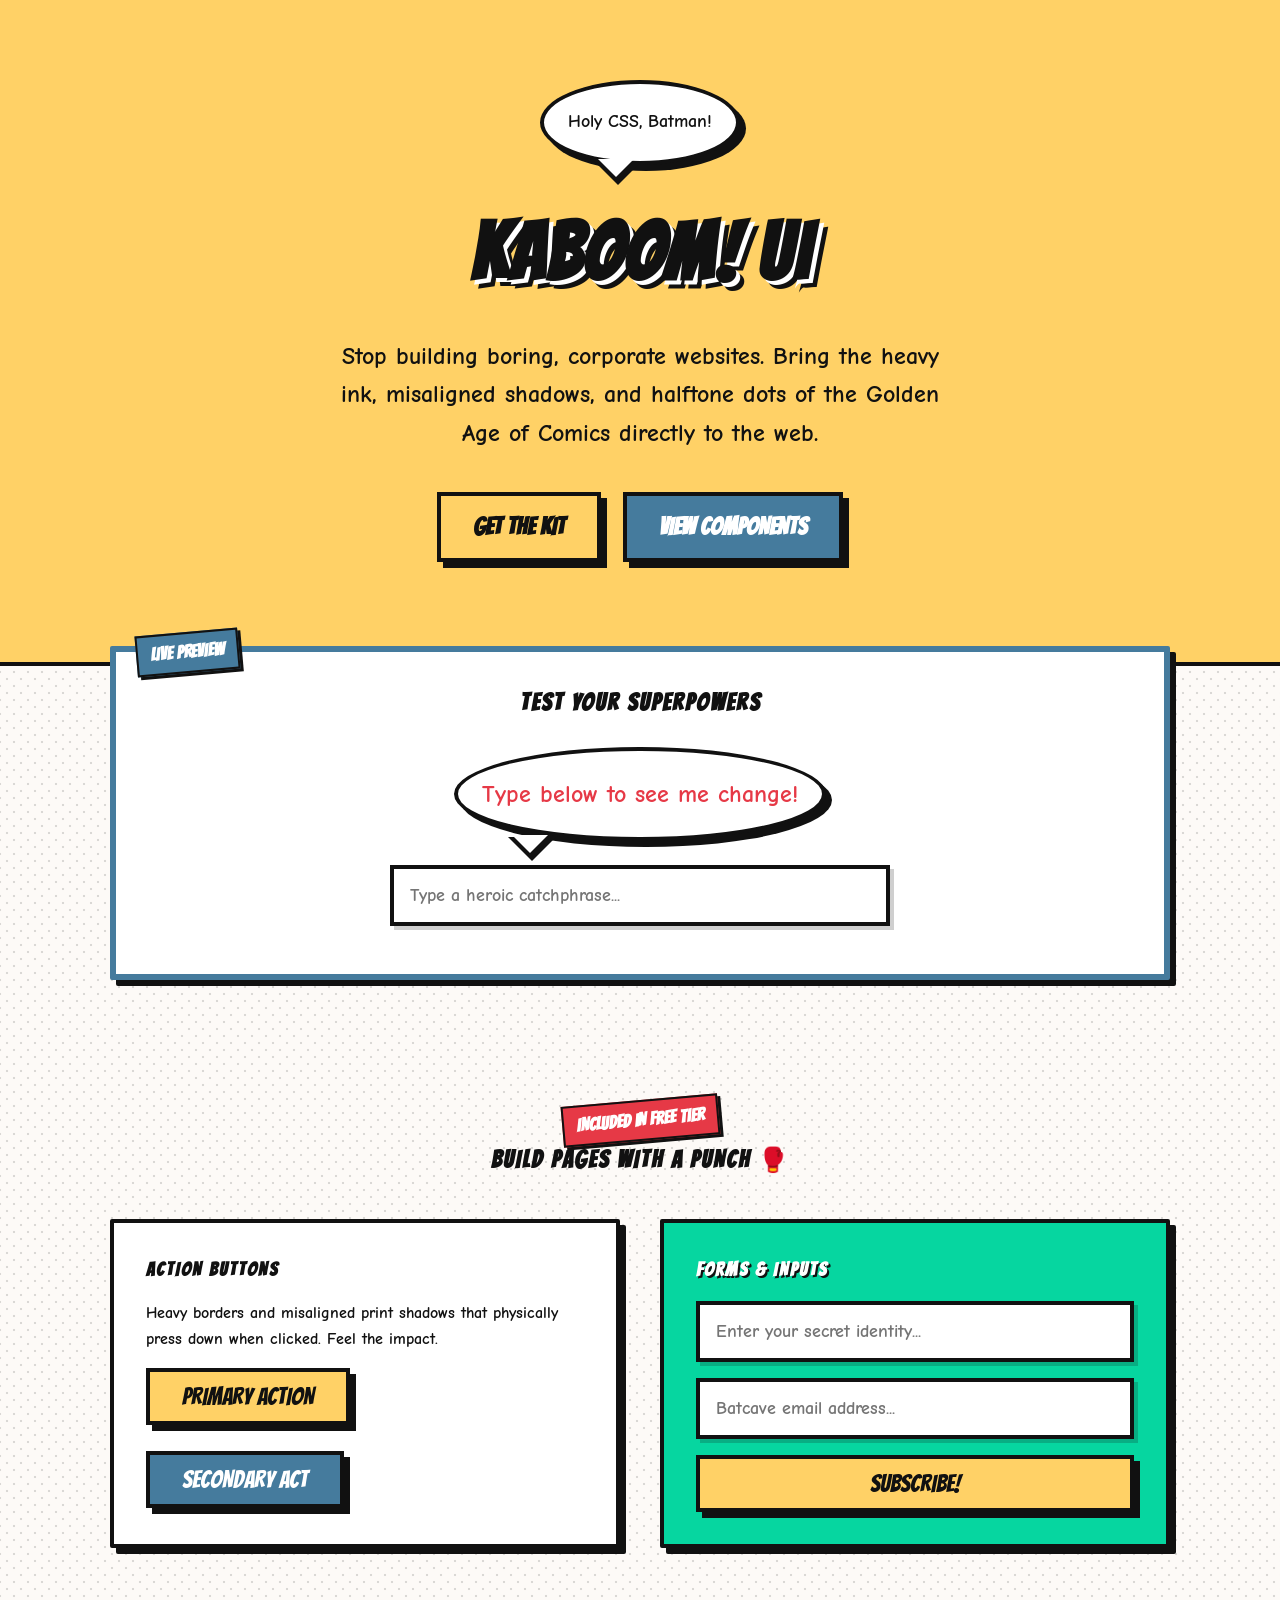
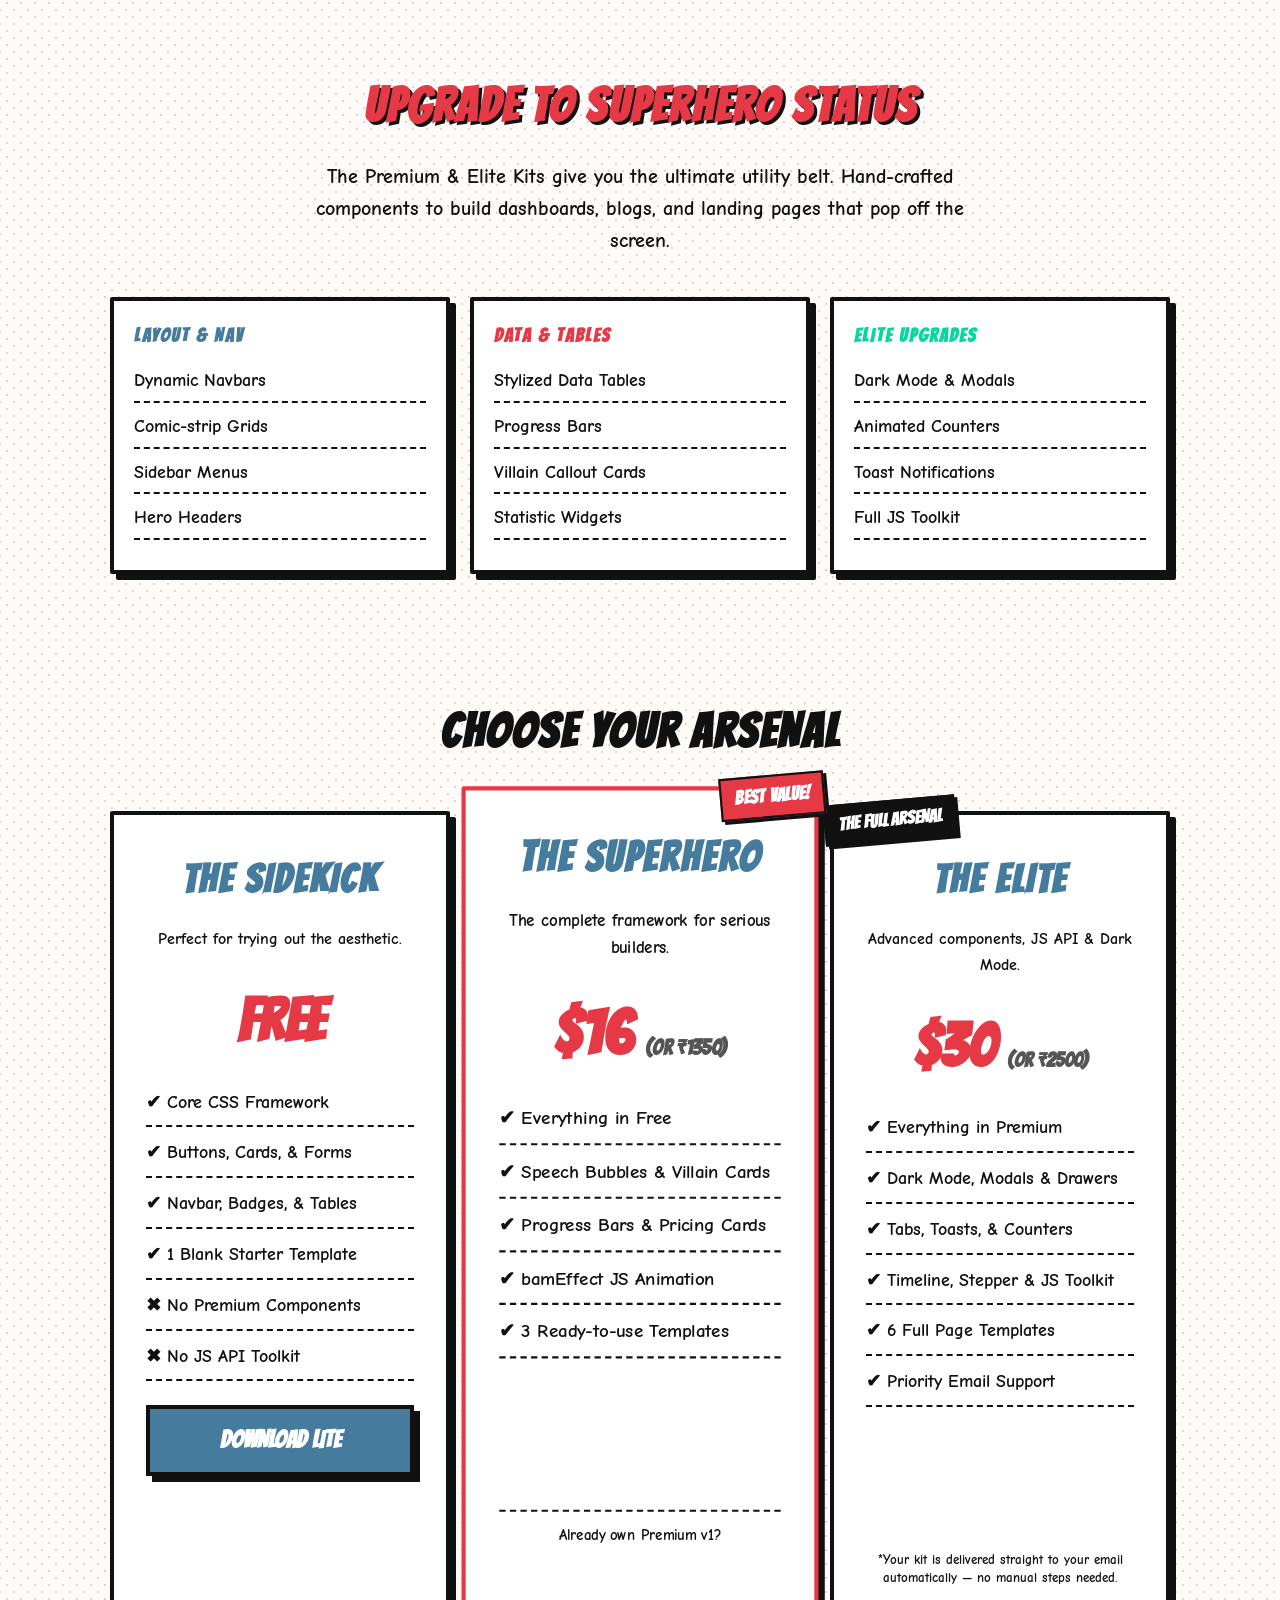
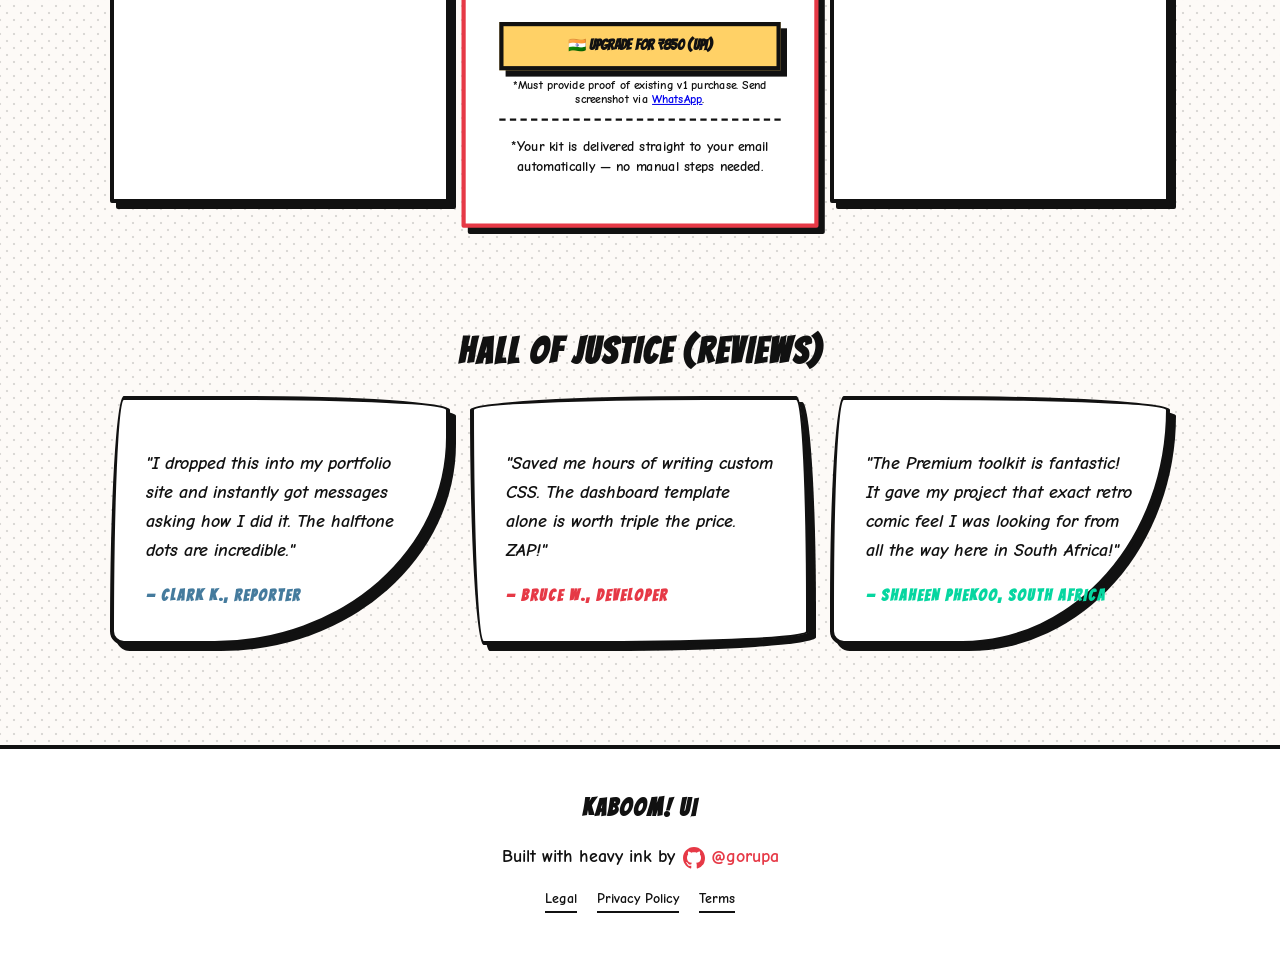
<file: index.html>
<!DOCTYPE html>
<html lang="en">
<head>
    <meta charset="UTF-8">
    <meta name="viewport" content="width=device-width, initial-scale=1.0">
    <title>KABOOM! UI - Retro Comic CSS Framework</title>
    <link rel="icon" type="image/png" sizes="32x32" href="favicon-32x32.png">
    <link rel="stylesheet" href="css/comic-ui.css">
    <style>
        /* Center Razorpay payment-button iframes to match PayPal smart buttons */
        .k-razorpay-wrap { display: flex; justify-content: center; margin-bottom: 8px; min-height: 48px; }
        .k-razorpay-wrap form { display: flex; justify-content: center; width: 100%; }
    </style>
</head>
<body class="k-halftone">

    <header class="hero">
        <div class="k-speech-bubble">Holy CSS, Batman!</div>
        <h1>KABOOM! UI</h1>
        <p>Stop building boring, corporate websites. Bring the heavy ink, misaligned shadows, and halftone dots of the Golden Age of Comics directly to the web.</p>
        <a href="#pricing" class="k-btn">Get the Kit</a>
        <a href="#components" class="k-btn blue" style="margin-left: 16px;">View Components</a>
    </header>

    <div class="container" style="margin-top: -60px; position: relative; z-index: 10;">
        <div class="k-card" style="text-align: center; border-color: var(--k-blue); border-width: 6px;">
            <div class="k-badge" style="background: var(--k-blue); top: -20px; position: absolute; left: 20px;">LIVE PREVIEW</div>
            <h2 style="margin-bottom: 24px;">Test Your Superpowers</h2>
            
            <div style="max-width: 500px; margin: 0 auto;">
                <div class="k-speech-bubble" id="live-bubble" style="font-size: 24px; color: var(--k-red); transition: all 0.1s;">
                    Type below to see me change!
                </div>
                <input type="text" class="k-input" id="live-input" placeholder="Type a heroic catchphrase..." oninput="updateBubble()">
            </div>
        </div>
    </div>

    <div class="container" id="components">
        <div style="text-align: center; margin-bottom: 40px; margin-top: 40px;">
            <div class="k-badge">Included in Free Tier</div>
            <h2>Build Pages With a PUNCH 🥊</h2>
        </div>

        <div class="grid-2">
            <div class="k-card">
                <h3>Action Buttons</h3>
                <p>Heavy borders and misaligned print shadows that physically press down when clicked. Feel the impact.</p>
                <button class="k-btn" onclick="bamEffect()">Primary Action</button>
                <br><br>
                <button class="k-btn blue">Secondary Act</button>
            </div>

            <div class="k-card" style="background-color: var(--k-green);">
                <h3 style="color: #FFF; text-shadow: 2px 2px 0px var(--k-ink);">Forms & Inputs</h3>
                <input type="text" class="k-input" placeholder="Enter your secret identity...">
                <input type="email" class="k-input" placeholder="Batcave email address...">
                <button class="k-btn full">Subscribe!</button>
            </div>
        </div>
    </div>

    <div class="container" style="text-align: center; margin-top: 40px;">
        <h2 style="font-size: 48px; color: var(--k-red); text-shadow: 3px 3px 0px var(--k-ink);">Upgrade to Superhero Status</h2>
        <p style="font-size: 20px; max-width: 700px; margin: 0 auto 40px auto;">The Premium & Elite Kits give you the ultimate utility belt. Hand-crafted components to build dashboards, blogs, and landing pages that pop off the screen.</p>
        
        <div class="grid-3" style="text-align: left;">
            <div class="k-card" style="padding: 20px;">
                <h3 style="color: var(--k-blue);">Layout & Nav</h3>
                <ul class="feature-list">
                    <li>Dynamic Navbars</li>
                    <li>Comic-strip Grids</li>
                    <li>Sidebar Menus</li>
                    <li>Hero Headers</li>
                </ul>
            </div>
            <div class="k-card" style="padding: 20px;">
                <h3 style="color: var(--k-red);">Data & Tables</h3>
                <ul class="feature-list">
                    <li>Stylized Data Tables</li>
                    <li>Progress Bars</li>
                    <li>Villain Callout Cards</li>
                    <li>Statistic Widgets</li>
                </ul>
            </div>
            <div class="k-card" style="padding: 20px;">
                <h3 style="color: var(--k-green);">Elite Upgrades</h3>
                <ul class="feature-list">
                    <li>Dark Mode & Modals</li>
                    <li>Animated Counters</li>
                    <li>Toast Notifications</li>
                    <li>Full JS Toolkit</li>
                </ul>
            </div>
        </div>
    </div>

    <div class="container" id="pricing">
        <h2 style="text-align: center; font-size: 48px; margin-top: 40px;">Choose Your Arsenal</h2>
        
        <div class="grid-3" style="max-width: 1100px; margin: 40px auto;">
            
            <!-- FREE TIER -->
            <div class="k-card pricing-card">
                <h2>The Sidekick</h2>
                <p>Perfect for trying out the aesthetic.</p>
                <div class="price">FREE</div>
                <ul style="margin-bottom: 24px;">
                    <li>✔ Core CSS Framework</li>
                    <li>✔ Buttons, Cards, & Forms</li>
                    <li>✔ Navbar, Badges, & Tables</li>
                    <li>✔ 1 Blank Starter Template</li>
                    <li>✖ No Premium Components</li>
                    <li>✖ No JS API Toolkit</li>
                </ul>
                <a href="https://github.com/Gorupa/kaboom-ui-kit" target="_blank" class="k-btn blue full" style="text-decoration: none;">Download Lite</a>
            </div>

            <!-- PREMIUM TIER -->
            <div class="k-card pricing-card" style="transform: scale(1.05); border-color: var(--k-red); z-index: 2;">
                <div class="k-badge" style="position: absolute; top: -15px; right: -10px;">BEST VALUE!</div>
                <h2>The Superhero</h2>
                <p>The complete framework for serious builders.</p>
                <div class="price">$16 <span style="font-size: 20px; color: #555;">(or ₹1350)</span></div>
                <ul style="margin-bottom: 24px;">
                    <li>✔ Everything in Free</li>
                    <li>✔ Speech Bubbles & Villain Cards</li>
                    <li>✔ Progress Bars & Pricing Cards</li>
                    <li>✔ bamEffect JS Animation</li>
                    <li>✔ 3 Ready-to-use Templates</li>
                </ul>
                
                <!-- PayPal Smart Button Container for Premium -->
                <div id="paypal-button-premium" style="margin-bottom: 8px; position: relative; z-index: 10; min-height: 48px;"></div>
                
                <!-- Razorpay Payment Button for Premium (Superhero) -->
                <div class="k-razorpay-wrap">
                    <form>
                        <script src="https://checkout.razorpay.com/v1/payment-button.js" data-payment_button_id="pl_T7gKF5muslKIgS" async></script>
                    </form>
                </div>
                
                <!-- UPGRADE OPTION FOR EXISTING USERS -->
                <div style="border-top: 2px dashed var(--k-ink); border-bottom: 2px dashed var(--k-ink); margin: 16px 0; padding: 12px 0;">
                    <p style="font-size: 14px; font-weight: bold; margin: 0 0 8px 0; color: var(--k-ink);">Already own Premium v1?</p>
                    
                    <!-- PayPal Smart Button Container for Upgrade -->
                    <div id="paypal-button-upgrade" style="margin-bottom: 8px; position: relative; z-index: 10; min-height: 48px;"></div>
                    
                    <a href="upi://pay?pa=gauravkalal@ybl&pn=Gaurav&cu=INR&am=850&tn=KABOOM%20UI%20Premium%20V2%20Upgrade" class="k-btn full" style="text-decoration: none; display: inline-block; font-size: 14px; padding: 8px; margin-top: 6px;">🇮🇳 Upgrade for ₹850 (UPI)</a>
                    <p style="font-size: 11px; margin: 8px 0 0 0; line-height: 1.2;">*Must provide proof of existing v1 purchase. Send screenshot via <a href="https://wa.me/917339992788" target="_blank">WhatsApp</a>.</p>
                </div>

                <p style="font-size: 13px; margin-top: 16px; color: var(--k-ink); font-weight: bold; line-height: 1.4;">*Your kit is delivered straight to your email automatically — no manual steps needed.</p>
            </div>

            <!-- ELITE TIER -->
            <div class="k-card pricing-card" style="border-color: var(--k-ink);">
                <div class="k-badge" style="position: absolute; top: -15px; left: -10px; background: var(--k-ink); color: var(--k-white);">THE FULL ARSENAL</div>
                <h2>The Elite</h2>
                <p>Advanced components, JS API & Dark Mode.</p>
                <div class="price">$30 <span style="font-size: 20px; color: #555;">(or ₹2500)</span></div>
                <ul style="margin-bottom: 24px;">
                    <li>✔ Everything in Premium</li>
                    <li>✔ Dark Mode, Modals & Drawers</li>
                    <li>✔ Tabs, Toasts, & Counters</li>
                    <li>✔ Timeline, Stepper & JS Toolkit</li>
                    <li>✔ 6 Full Page Templates</li>
                    <li>✔ Priority Email Support</li>
                </ul>
                
                <!-- PayPal Smart Button Container for Elite -->
                <div id="paypal-button-elite" style="margin-bottom: 8px; position: relative; z-index: 10; min-height: 48px;"></div>

                <!-- Razorpay Payment Button for Elite -->
                <div class="k-razorpay-wrap">
                    <form>
                        <script src="https://checkout.razorpay.com/v1/payment-button.js" data-payment_button_id="pl_T7gM1nO4DNGAXz" async></script>
                    </form>
                </div>

                <p style="font-size: 13px; margin-top: 16px; color: var(--k-ink); font-weight: bold; line-height: 1.4;">*Your kit is delivered straight to your email automatically — no manual steps needed.</p>
            </div>
            
        </div>
    </div>

    <div class="container" style="text-align: center; margin-bottom: 60px;">
        <h2 style="font-size: 36px;">Hall of Justice (Reviews)</h2>
        <div class="grid-3" style="max-width: 1100px; margin: 0 auto; text-align: left;">
            <div class="k-card" style="border-radius: 15px 225px 255px 15px/255px 15px 225px 15px;">
                <p style="font-size: 18px; font-style: italic;">"I dropped this into my portfolio site and instantly got messages asking how I did it. The halftone dots are incredible."</p>
                <h4 style="margin: 0; color: var(--k-blue);">— Clark K., Reporter</h4>
            </div>
            <div class="k-card" style="border-radius: 255px 15px 225px 15px/15px 225px 15px 255px;">
                <p style="font-size: 18px; font-style: italic;">"Saved me hours of writing custom CSS. The dashboard template alone is worth triple the price. ZAP!"</p>
                <h4 style="margin: 0; color: var(--k-red);">— Bruce W., Developer</h4>
            </div>
            <div class="k-card" style="border-radius: 15px 255px 225px 15px/225px 15px 255px 15px;">
                <p style="font-size: 18px; font-style: italic;">"The Premium toolkit is fantastic! It gave my project that exact retro comic feel I was looking for from all the way here in South Africa!"</p>
                <h4 style="margin: 0; color: var(--k-green);">— Shaheen Phekoo, South Africa</h4>
            </div>
        </div>
    </div>

    <footer style="text-align: center; padding: 40px; border-top: var(--k-stroke); background: #FFF;">
        <h2>KABOOM! UI</h2>
        <p style="display: flex; align-items: center; justify-content: center; gap: 8px; font-size: 18px; margin: 0;">
            Built with heavy ink by 
            <a href="https://github.com/gorupa" target="_blank" style="color: var(--k-red); display: flex; align-items: center; gap: 6px; text-decoration: none; font-weight: 700;">
                <svg height="22" width="22" viewBox="0 0 16 16" fill="currentColor"><path d="M8 0C3.58 0 0 3.58 0 8c0 3.54 2.29 6.53 5.47 7.59.4.07.55-.17.55-.38 0-.19-.01-.82-.01-1.49-2.01.37-2.53-.49-2.69-.94-.09-.23-.48-.94-.82-1.13-.28-.15-.68-.52-.01-.53.63-.01 1.08.58 1.23.82.72 1.21 1.87.87 2.33.66.07-.52.28-.87.51-1.07-1.78-.2-3.64-.89-3.64-3.95 0-.87.31-1.59.82-2.15-.08-.2-.36-1.02.08-2.12 0 0 .67-.21 2.2.82.64-.18 1.32-.27 2-.27.68 0 1.36.09 2 .27 1.53-1.04 2.2-.82 2.2-.82.44 1.1.16 1.92.08 2.12.51.56.82 1.27.82 2.15 0 3.07-1.87 3.75-3.65 3.95.29.25.54.73.54 1.48 0 1.07-.01 1.93-.01 2.2 0 .21.15.46.55.38A8.013 8.013 0 0016 8c0-4.42-3.58-8-8-8z"></path></svg>
                @gorupa
            </a>
        </p>
        <div style="margin-top: 16px; font-size: 14px; display: flex; justify-content: center; gap: 20px; font-weight: bold;">
            <a href="https://gorupa.github.io/Raghav-Communication/legal.html" target="_blank" style="color: var(--k-ink); text-decoration: none; border-bottom: 2px solid var(--k-ink);">Legal</a>
            <a href="https://gorupa.github.io/Raghav-Communication/legal.html#privacy" target="_blank" style="color: var(--k-ink); text-decoration: none; border-bottom: 2px solid var(--k-ink);">Privacy Policy</a>
            <a href="https://gorupa.github.io/Raghav-Communication/legal.html#terms" target="_blank" style="color: var(--k-ink); text-decoration: none; border-bottom: 2px solid var(--k-ink);">Terms</a>
        </div>
    </footer>

    <!-- Official PayPal SDK using your specific Client ID -->
    <script src="https://www.paypal.com/sdk/js?client-id=AWR-vD0rPDrCeN2gfGlN7OfKljkuZ9ra2S-TKObohBorjN1pyriZ83zGp-oXcGj8VxHN53FKFpbAvOgq&currency=USD"></script>
    <script src="js/script.js"></script>
</body>
</html>
</file>
<file: css/comic-ui.css>
@import url('https://fonts.googleapis.com/css2?family=Bangers&family=Comic+Neue:wght@400;700&display=swap');

:root {
    --k-paper: #FDFBF7;      
    --k-ink: #111111;        
    --k-red: #E63946;        
    --k-yellow: #FFD166;     
    --k-blue: #457B9D;       
    --k-green: #06D6A0;      
    --k-white: #FFFFFF;
    
    --k-stroke: 4px solid var(--k-ink);
    --k-shadow: 6px 6px 0px var(--k-ink);
    --k-shadow-hover: 2px 2px 0px var(--k-ink);
}

* { box-sizing: border-box; }

body {
    margin: 0;
    background-color: var(--k-paper);
    color: var(--k-ink);
    font-family: 'Comic Neue', cursive;
    font-weight: 700;
    line-height: 1.6;
    overflow-x: hidden;
}

h1, h2, h3, h4 {
    font-family: 'Bangers', cursive;
    letter-spacing: 2px;
    margin: 0 0 16px 0;
    text-transform: uppercase;
}

.k-halftone {
    background-image: radial-gradient(var(--k-ink) 15%, transparent 16%), radial-gradient(var(--k-ink) 15%, transparent 16%);
    background-size: 14px 14px;
    background-position: 0 0, 7px 7px;
    position: relative;
    z-index: 1;
}
.k-halftone::before {
    content: ''; position: absolute; top: 0; left: 0; right: 0; bottom: 0;
    background: var(--k-paper); opacity: 0.85; z-index: -1;
}

.k-card {
    background-color: var(--k-white);
    border: var(--k-stroke);
    box-shadow: var(--k-shadow);
    padding: 32px;
    border-radius: 2px;
    position: relative;
    transition: transform 0.2s ease, box-shadow 0.2s ease;
}

.k-btn {
    display: inline-block;
    background-color: var(--k-yellow);
    color: var(--k-ink);
    border: var(--k-stroke);
    box-shadow: var(--k-shadow);
    padding: 12px 32px;
    font-family: 'Bangers', cursive;
    font-size: 24px;
    text-decoration: none;
    text-transform: uppercase;
    cursor: pointer;
    transition: all 0.1s ease;
}
.k-btn:hover { background-color: var(--k-red); color: var(--k-white); }
.k-btn:active { transform: translate(4px, 4px); box-shadow: var(--k-shadow-hover); }
.k-btn.blue { background-color: var(--k-blue); color: var(--k-white); }
.k-btn.blue:hover { background-color: var(--k-ink); }
.k-btn.full { width: 100%; text-align: center; }

.k-speech-bubble {
    position: relative;
    background: var(--k-white);
    border: var(--k-stroke);
    padding: 24px;
    border-radius: 50%;
    text-align: center;
    box-shadow: var(--k-shadow);
    font-size: 18px;
    display: inline-block;
    margin-bottom: 24px;
}
/* FIXED: Changed invalid 'display' to 'transparent' in border-color */
.k-speech-bubble::after {
    content: ''; position: absolute; bottom: -24px; left: 50px;
    border-width: 24px 24px 0; border-style: solid;
    border-color: var(--k-ink) transparent transparent transparent; display: block; width: 0;
}
.k-speech-bubble::before {
    content: ''; position: absolute; bottom: -16px; left: 54px;
    border-width: 18px 18px 0; border-style: solid;
    border-color: var(--k-white) transparent transparent transparent; display: block; width: 0; z-index: 1;
}

.k-input {
    width: 100%;
    padding: 16px;
    background-color: var(--k-white);
    border: var(--k-stroke);
    box-shadow: 4px 4px 0px rgba(17, 17, 17, 0.2);
    font-family: 'Comic Neue', cursive;
    font-size: 18px;
    font-weight: 700;
    outline: none;
    transition: box-shadow 0.2s, background-color 0.2s;
    margin-bottom: 16px;
}
.k-input:focus { box-shadow: var(--k-shadow); background-color: rgba(255, 209, 102, 0.1); }

.k-badge {
    background: var(--k-red); color: var(--k-white); font-family: 'Bangers', cursive;
    padding: 4px 12px; font-size: 18px; border: 2px solid var(--k-ink);
    transform: rotate(-5deg); display: inline-block; box-shadow: 3px 3px 0px var(--k-ink);
}

.container { max-width: 1100px; margin: 0 auto; padding: 40px 20px; }
header.hero { text-align: center; padding: 80px 20px 100px 20px; border-bottom: var(--k-stroke); background-color: var(--k-yellow); }
.hero h1 { font-size: 80px; margin-bottom: 0; text-shadow: 4px 4px 0px var(--k-white), 8px 8px 0px var(--k-ink); }
.hero p { font-size: 24px; max-width: 600px; margin: 20px auto 40px auto; }

.grid-2 { display: grid; grid-template-columns: 1fr 1fr; gap: 40px; }
.grid-3 { display: grid; grid-template-columns: repeat(3, 1fr); gap: 20px; }
.feature-list { list-style: none; padding: 0; margin: 0; font-size: 18px; }
.feature-list li { margin-bottom: 10px; border-bottom: 2px dashed var(--k-ink); padding-bottom: 5px; }

.pricing-card { text-align: center; background: var(--k-white); }
.pricing-card h2 { font-size: 40px; color: var(--k-blue); }
.pricing-card .price { font-family: 'Bangers', cursive; font-size: 60px; margin: 20px 0; color: var(--k-red); }
.pricing-card ul { list-style: none; padding: 0; margin: 0 0 30px 0; text-align: left; }
.pricing-card li { margin-bottom: 12px; font-size: 18px; border-bottom: 2px dashed var(--k-ink); padding-bottom: 8px; }

/* Tablet Responsiveness */
@media (max-width: 1024px) {
    .grid-3 { grid-template-columns: repeat(2, 1fr); }
}

/* Mobile Responsiveness */
@media (max-width: 800px) {
    .grid-2, .grid-3 { grid-template-columns: 1fr; }
    .hero h1 { font-size: 60px; text-shadow: 3px 3px 0px var(--k-white), 6px 6px 0px var(--k-ink); }
    
    /* Removes the scale effect on mobile so the Premium card doesn't overlap the others */
    .pricing-card { transform: none !important; margin-bottom: 20px; }
         }
</file>
